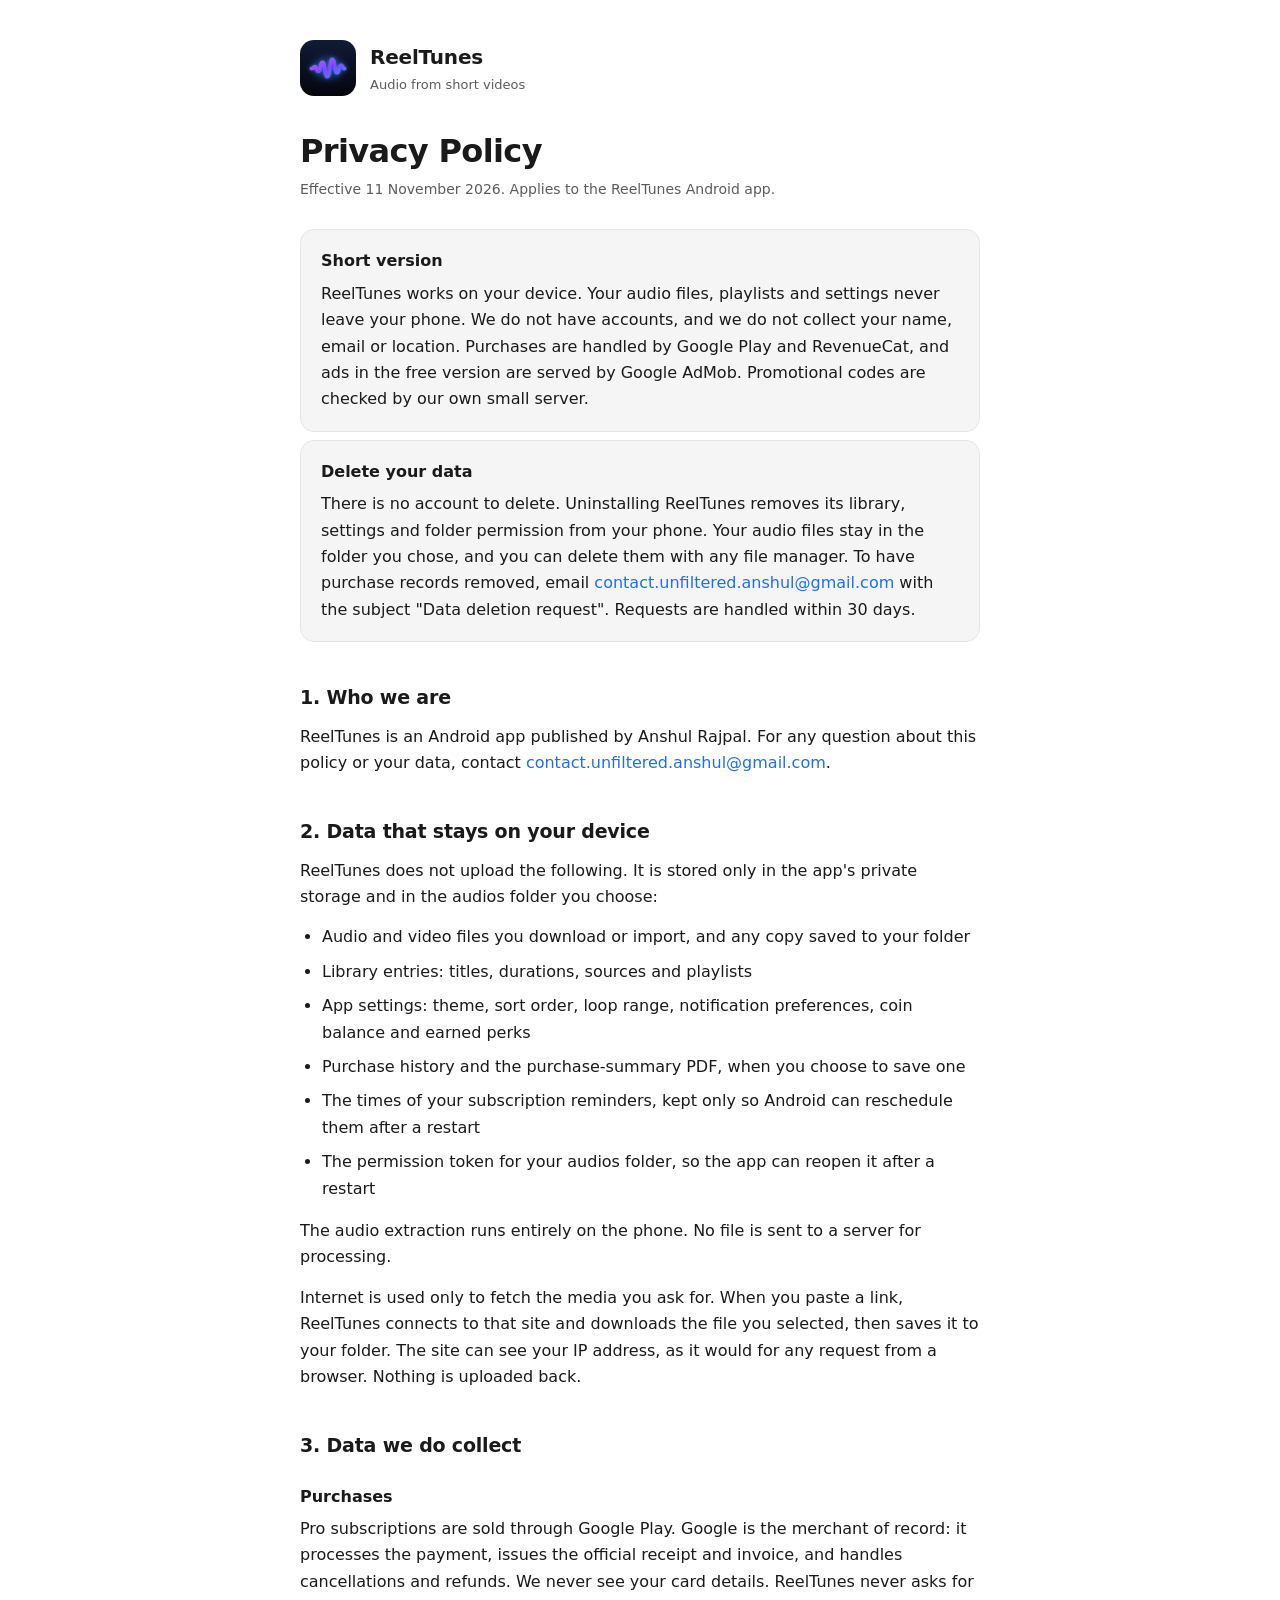
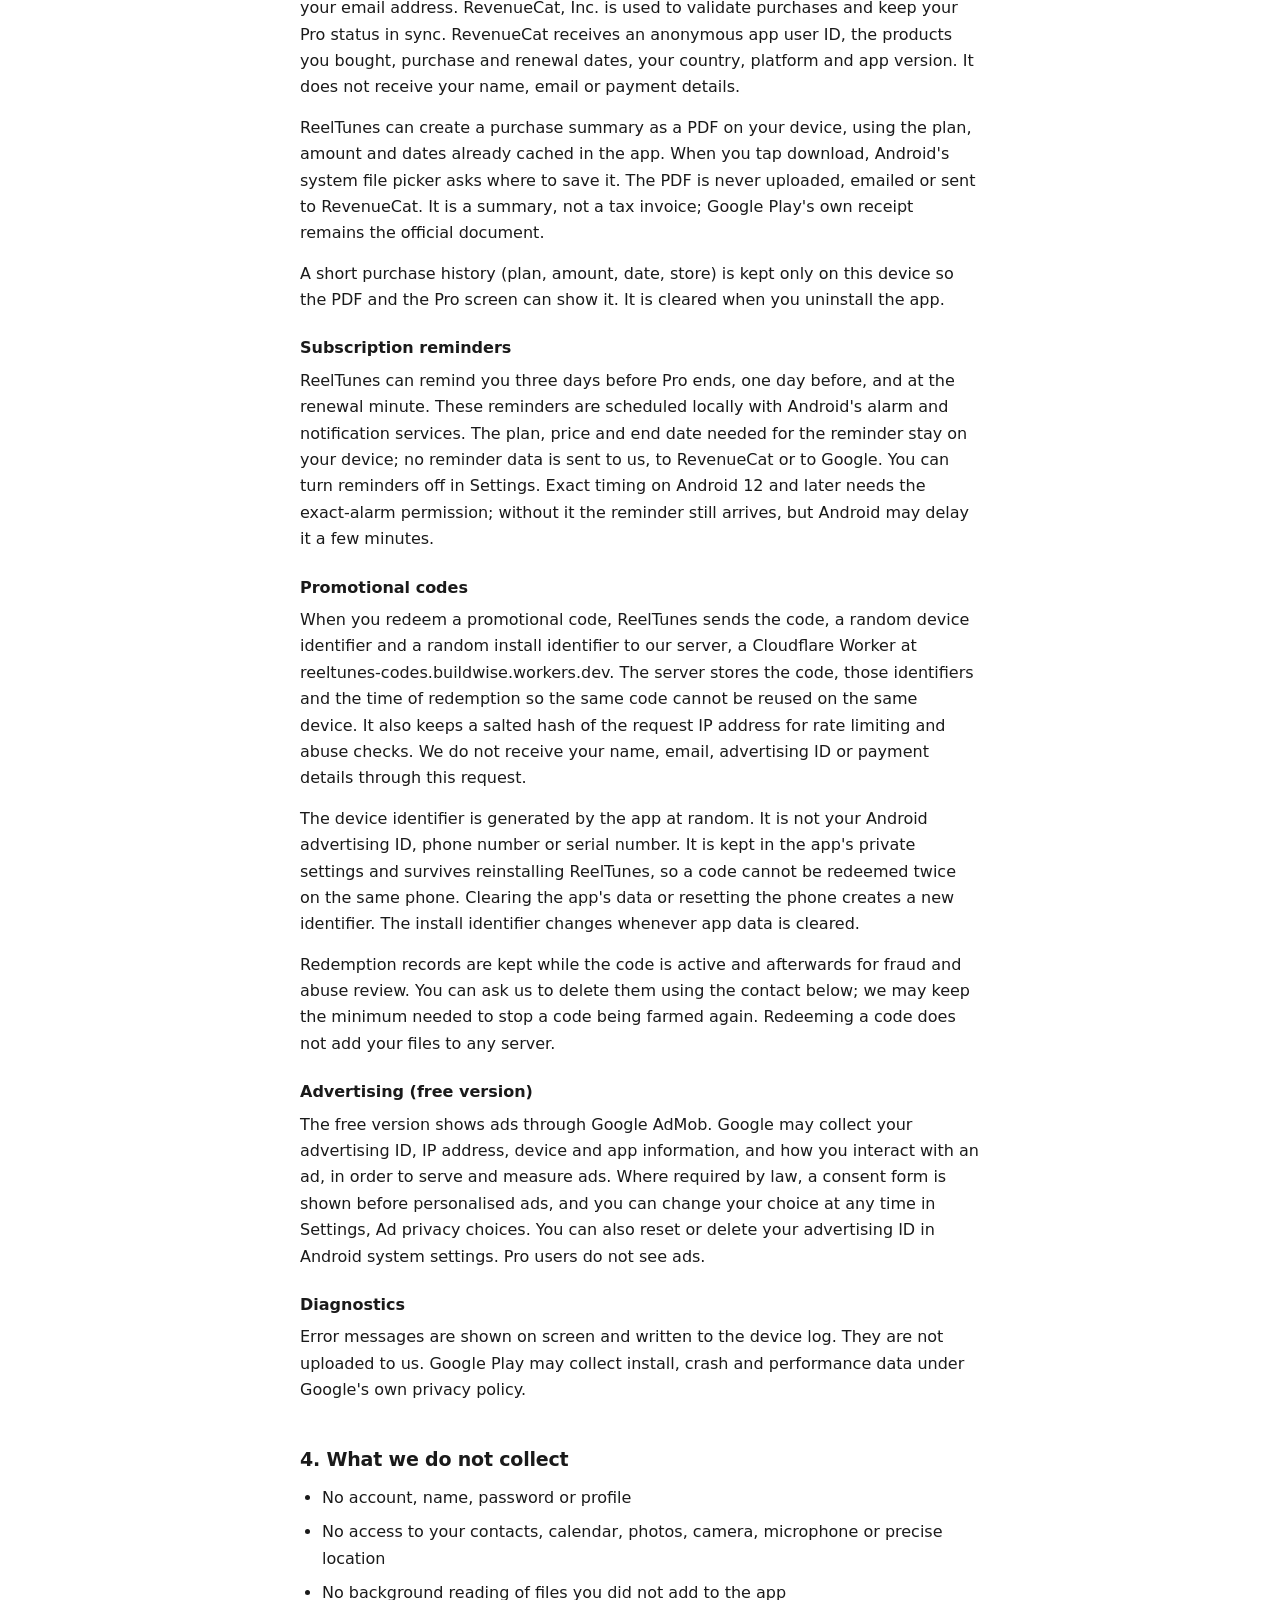
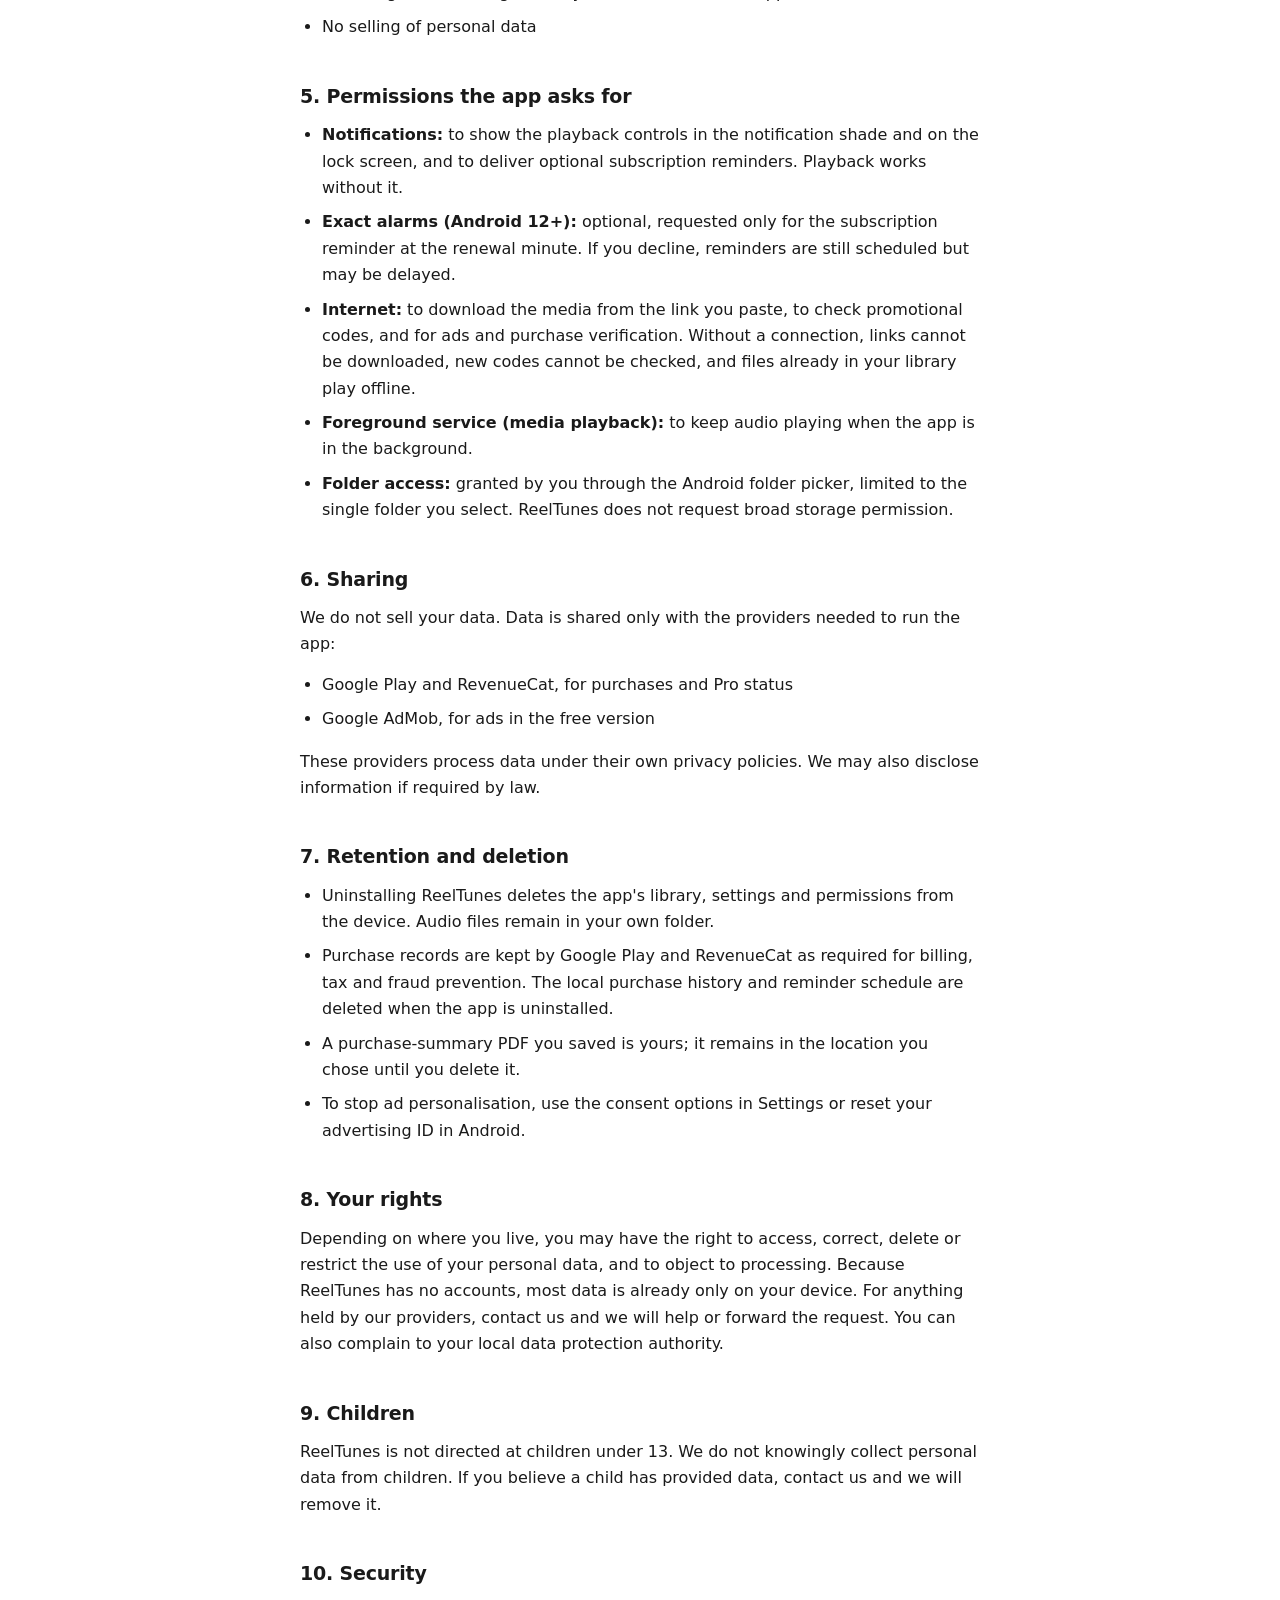
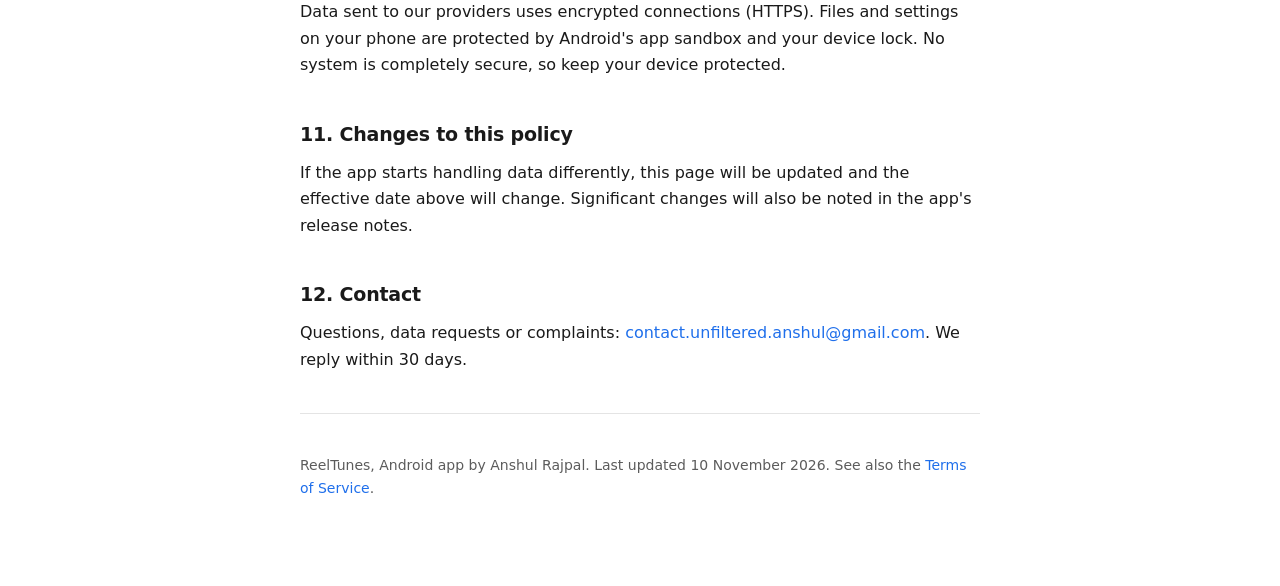
<file: privacy/index.html>
<!DOCTYPE html>
<html lang="en">
<head>
<meta charset="utf-8">
<meta name="viewport" content="width=device-width, initial-scale=1">
<title>ReelTunes Privacy Policy</title>
<meta name="description" content="How ReelTunes handles your data. Audio stays on your device.">
<meta name="theme-color" content="#0A1122">
<meta property="og:title" content="ReelTunes Privacy Policy">
<meta property="og:description" content="How ReelTunes handles your data. Audio stays on your device.">
<meta property="og:type" content="website">
<meta property="og:image" content="icon-512.png">
<link rel="icon" href="favicon.ico" sizes="any">
<link rel="icon" href="favicon-32.png" type="image/png" sizes="32x32">
<link rel="icon" href="icon-192.png" type="image/png" sizes="192x192">
<link rel="apple-touch-icon" href="apple-touch-icon-180.png">
<style>
  :root {
    --bg: #ffffff;
    --fg: #1a1a1a;
    --muted: #5c5c5c;
    --rule: #e4e4e4;
    --card: #f5f5f5;
    --accent: #1f6feb;
  }
  @media (prefers-color-scheme: dark) {
    :root {
      --bg: #111111;
      --fg: #ececec;
      --muted: #a3a3a3;
      --rule: #2b2b2b;
      --card: #1b1b1b;
      --accent: #6ea8fe;
    }
  }
  * { box-sizing: border-box; }
  html { -webkit-text-size-adjust: 100%; }
  body {
    margin: 0;
    background: var(--bg);
    color: var(--fg);
    font-family: system-ui, -apple-system, "Segoe UI", Roboto, Arial, sans-serif;
    font-size: 16px;
    line-height: 1.65;
  }
  .wrap { max-width: 720px; margin: 0 auto; padding: 40px 20px 72px; }
  header { display: flex; align-items: center; gap: 14px; margin-bottom: 36px; }
  header img { width: 56px; height: 56px; border-radius: 14px; }
  .brand { font-size: 20px; font-weight: 600; letter-spacing: -0.01em; }
  .brand span { display: block; font-size: 13px; font-weight: 400; color: var(--muted); letter-spacing: 0; }
  h1 { font-size: 32px; line-height: 1.2; letter-spacing: -0.02em; margin: 0 0 8px; }
  h2 { font-size: 19px; letter-spacing: -0.01em; margin: 40px 0 10px; }
  h3 { font-size: 16px; margin: 22px 0 6px; }
  p, li { color: var(--fg); }
  p { margin: 0 0 14px; }
  ul { margin: 0 0 16px; padding-left: 22px; }
  li { margin: 0 0 8px; }
  .meta { color: var(--muted); font-size: 14px; margin: 0 0 28px; }
  .summary {
    background: var(--card);
    border: 1px solid var(--rule);
    border-radius: 14px;
    padding: 18px 20px;
    margin: 0 0 8px;
  }
  .summary p { margin: 0; }
  .summary strong { display: block; margin-bottom: 6px; }
  hr { border: 0; border-top: 1px solid var(--rule); margin: 40px 0 0; }
  a { color: var(--accent); text-decoration: none; }
  a:hover { text-decoration: underline; }
  footer { margin-top: 40px; font-size: 14px; color: var(--muted); }
  footer p { color: var(--muted); }
</style>
</head>
<body>
<div class="wrap">

  <header>
    <img src="icon-192.png" alt="ReelTunes logo">
    <div class="brand">ReelTunes<span>Audio from short videos</span></div>
  </header>

  <h1>Privacy Policy</h1>
  <p class="meta">Effective 11 November 2026. Applies to the ReelTunes Android app.</p>

  <div class="summary">
    <p><strong>Short version</strong>
      ReelTunes works on your device. Your audio files, playlists and settings
      never leave your phone. We do not have accounts, and we do not collect
      your name, email or location. Purchases are handled by Google Play and
      RevenueCat, and ads in the free version are served by Google AdMob.
      Promotional codes are checked by our own small server.</p>
  </div>

  <div class="summary" id="delete">
    <p><strong>Delete your data</strong>
      There is no account to delete. Uninstalling ReelTunes removes its library,
      settings and folder permission from your phone. Your audio files stay in
      the folder you chose, and you can delete them with any file manager.
      To have purchase records removed, email
      <a href="mailto:contact.unfiltered.anshul@gmail.com?subject=Data%20deletion%20request">contact.unfiltered.anshul@gmail.com</a>
      with the subject "Data deletion request". Requests are handled within 30 days.</p>
  </div>

  <h2>1. Who we are</h2>
  <p>ReelTunes is an Android app published by Anshul Rajpal. For any question
    about this policy or your data, contact
    <a href="mailto:contact.unfiltered.anshul@gmail.com">contact.unfiltered.anshul@gmail.com</a>.</p>

  <h2>2. Data that stays on your device</h2>
  <p>ReelTunes does not upload the following. It is stored only in the app's
    private storage and in the audios folder you choose:</p>
  <ul>
    <li>Audio and video files you download or import, and any copy saved to your folder</li>
    <li>Library entries: titles, durations, sources and playlists</li>
    <li>App settings: theme, sort order, loop range, notification preferences, coin balance and earned perks</li>
    <li>Purchase history and the purchase-summary PDF, when you choose to save one</li>
    <li>The times of your subscription reminders, kept only so Android can reschedule them after a restart</li>
    <li>The permission token for your audios folder, so the app can reopen it after a restart</li>
  </ul>
  <p>The audio extraction runs entirely on the phone. No file is sent to a
    server for processing.</p>
  <p>Internet is used only to fetch the media you ask for. When you paste a
    link, ReelTunes connects to that site and downloads the file you selected,
    then saves it to your folder. The site can see your IP address, as it would
    for any request from a browser. Nothing is uploaded back.</p>

  <h2>3. Data we do collect</h2>

  <h3>Purchases</h3>
  <p>Pro subscriptions are sold through Google Play. Google is the merchant of
    record: it processes the payment, issues the official receipt and invoice,
    and handles cancellations and refunds. We never see your card details.
    ReelTunes never asks for your email address. RevenueCat, Inc. is used to
    validate purchases and keep your Pro status in sync. RevenueCat receives an
    anonymous app user ID, the products you bought, purchase and renewal dates,
    your country, platform and app version. It does not receive your name,
    email or payment details.</p>
  <p>ReelTunes can create a purchase summary as a PDF on your device, using the
    plan, amount and dates already cached in the app. When you tap download,
    Android's system file picker asks where to save it. The PDF is never
    uploaded, emailed or sent to RevenueCat. It is a summary, not a tax invoice;
    Google Play's own receipt remains the official document.</p>
  <p>A short purchase history (plan, amount, date, store) is kept only on this
    device so the PDF and the Pro screen can show it. It is cleared when you
    uninstall the app.</p>

  <h3>Subscription reminders</h3>
  <p>ReelTunes can remind you three days before Pro ends, one day before, and at
    the renewal minute. These reminders are scheduled locally with Android's
    alarm and notification services. The plan, price and end date needed for
    the reminder stay on your device; no reminder data is sent to us, to
    RevenueCat or to Google. You can turn reminders off in Settings. Exact
    timing on Android 12 and later needs the exact-alarm permission; without
    it the reminder still arrives, but Android may delay it a few minutes.</p>

  <h3>Promotional codes</h3>
  <p>When you redeem a promotional code, ReelTunes sends the code, a random
    device identifier and a random install identifier to our server, a
    Cloudflare Worker at reeltunes-codes.buildwise.workers.dev. The server
    stores the code, those identifiers and the time of redemption so the same
    code cannot be reused on the same device. It also keeps a salted hash of
    the request IP address for rate limiting and abuse checks. We do not receive
    your name, email, advertising ID or payment details through this request.</p>
  <p>The device identifier is generated by the app at random. It is not your
    Android advertising ID, phone number or serial number. It is kept in the
    app's private settings and survives reinstalling ReelTunes, so a code cannot
    be redeemed twice on the same phone. Clearing the app's data or resetting the
    phone creates a new identifier. The install identifier changes whenever app
    data is cleared.</p>
  <p>Redemption records are kept while the code is active and afterwards for
    fraud and abuse review. You can ask us to delete them using the contact
    below; we may keep the minimum needed to stop a code being farmed again.
    Redeeming a code does not add your files to any server.</p>

  <h3>Advertising (free version)</h3>
  <p>The free version shows ads through Google AdMob. Google may collect your
    advertising ID, IP address, device and app information, and how you
    interact with an ad, in order to serve and measure ads. Where required by
    law, a consent form is shown before personalised ads, and you can change
    your choice at any time in Settings, Ad privacy choices. You can also reset
    or delete your advertising ID in Android system settings. Pro users do not
    see ads.</p>

  <h3>Diagnostics</h3>
  <p>Error messages are shown on screen and written to the device log. They are
    not uploaded to us. Google Play may collect install, crash and performance
    data under Google's own privacy policy.</p>

  <h2>4. What we do not collect</h2>
  <ul>
    <li>No account, name, password or profile</li>
    <li>No access to your contacts, calendar, photos, camera, microphone or precise location</li>
    <li>No background reading of files you did not add to the app</li>
    <li>No selling of personal data</li>
  </ul>

  <h2>5. Permissions the app asks for</h2>
  <ul>
    <li><strong>Notifications:</strong> to show the playback controls in the notification shade and on the lock screen, and to deliver optional subscription reminders. Playback works without it.</li>
    <li><strong>Exact alarms (Android 12+):</strong> optional, requested only for the subscription reminder at the renewal minute. If you decline, reminders are still scheduled but may be delayed.</li>
    <li><strong>Internet:</strong> to download the media from the link you paste, to check promotional codes, and for ads and purchase verification. Without a connection, links cannot be downloaded, new codes cannot be checked, and files already in your library play offline.</li>
    <li><strong>Foreground service (media playback):</strong> to keep audio playing when the app is in the background.</li>
    <li><strong>Folder access:</strong> granted by you through the Android folder picker, limited to the single folder you select. ReelTunes does not request broad storage permission.</li>
  </ul>

  <h2>6. Sharing</h2>
  <p>We do not sell your data. Data is shared only with the providers needed to
    run the app:</p>
  <ul>
    <li>Google Play and RevenueCat, for purchases and Pro status</li>
    <li>Google AdMob, for ads in the free version</li>
  </ul>
  <p>These providers process data under their own privacy policies. We may also
    disclose information if required by law.</p>

  <h2>7. Retention and deletion</h2>
  <ul>
    <li>Uninstalling ReelTunes deletes the app's library, settings and permissions from the device. Audio files remain in your own folder.</li>
    <li>Purchase records are kept by Google Play and RevenueCat as required for billing, tax and fraud prevention. The local purchase history and reminder schedule are deleted when the app is uninstalled.</li>
    <li>A purchase-summary PDF you saved is yours; it remains in the location you chose until you delete it.</li>
    <li>To stop ad personalisation, use the consent options in Settings or reset your advertising ID in Android.</li>
  </ul>

  <h2>8. Your rights</h2>
  <p>Depending on where you live, you may have the right to access, correct,
    delete or restrict the use of your personal data, and to object to
    processing. Because ReelTunes has no accounts, most data is already only on
    your device. For anything held by our providers, contact us and we will
    help or forward the request. You can also complain to your local data
    protection authority.</p>

  <h2>9. Children</h2>
  <p>ReelTunes is not directed at children under 13. We do not knowingly
    collect personal data from children. If you believe a child has provided
    data, contact us and we will remove it.</p>

  <h2>10. Security</h2>
  <p>Data sent to our providers uses encrypted connections (HTTPS). Files and
    settings on your phone are protected by Android's app sandbox and your
    device lock. No system is completely secure, so keep your device protected.</p>

  <h2>11. Changes to this policy</h2>
  <p>If the app starts handling data differently, this page will be updated and
    the effective date above will change. Significant changes will also be
    noted in the app's release notes.</p>

  <h2>12. Contact</h2>
  <p>Questions, data requests or complaints:
    <a href="mailto:contact.unfiltered.anshul@gmail.com">contact.unfiltered.anshul@gmail.com</a>.
    We reply within 30 days.</p>

  <hr>
  <footer>
    <p>ReelTunes, Android app by Anshul Rajpal. Last updated 10 November 2026.
      See also the <a href="/terms">Terms of Service</a>.</p>
  </footer>

</div>
</body>
</html>
</file>
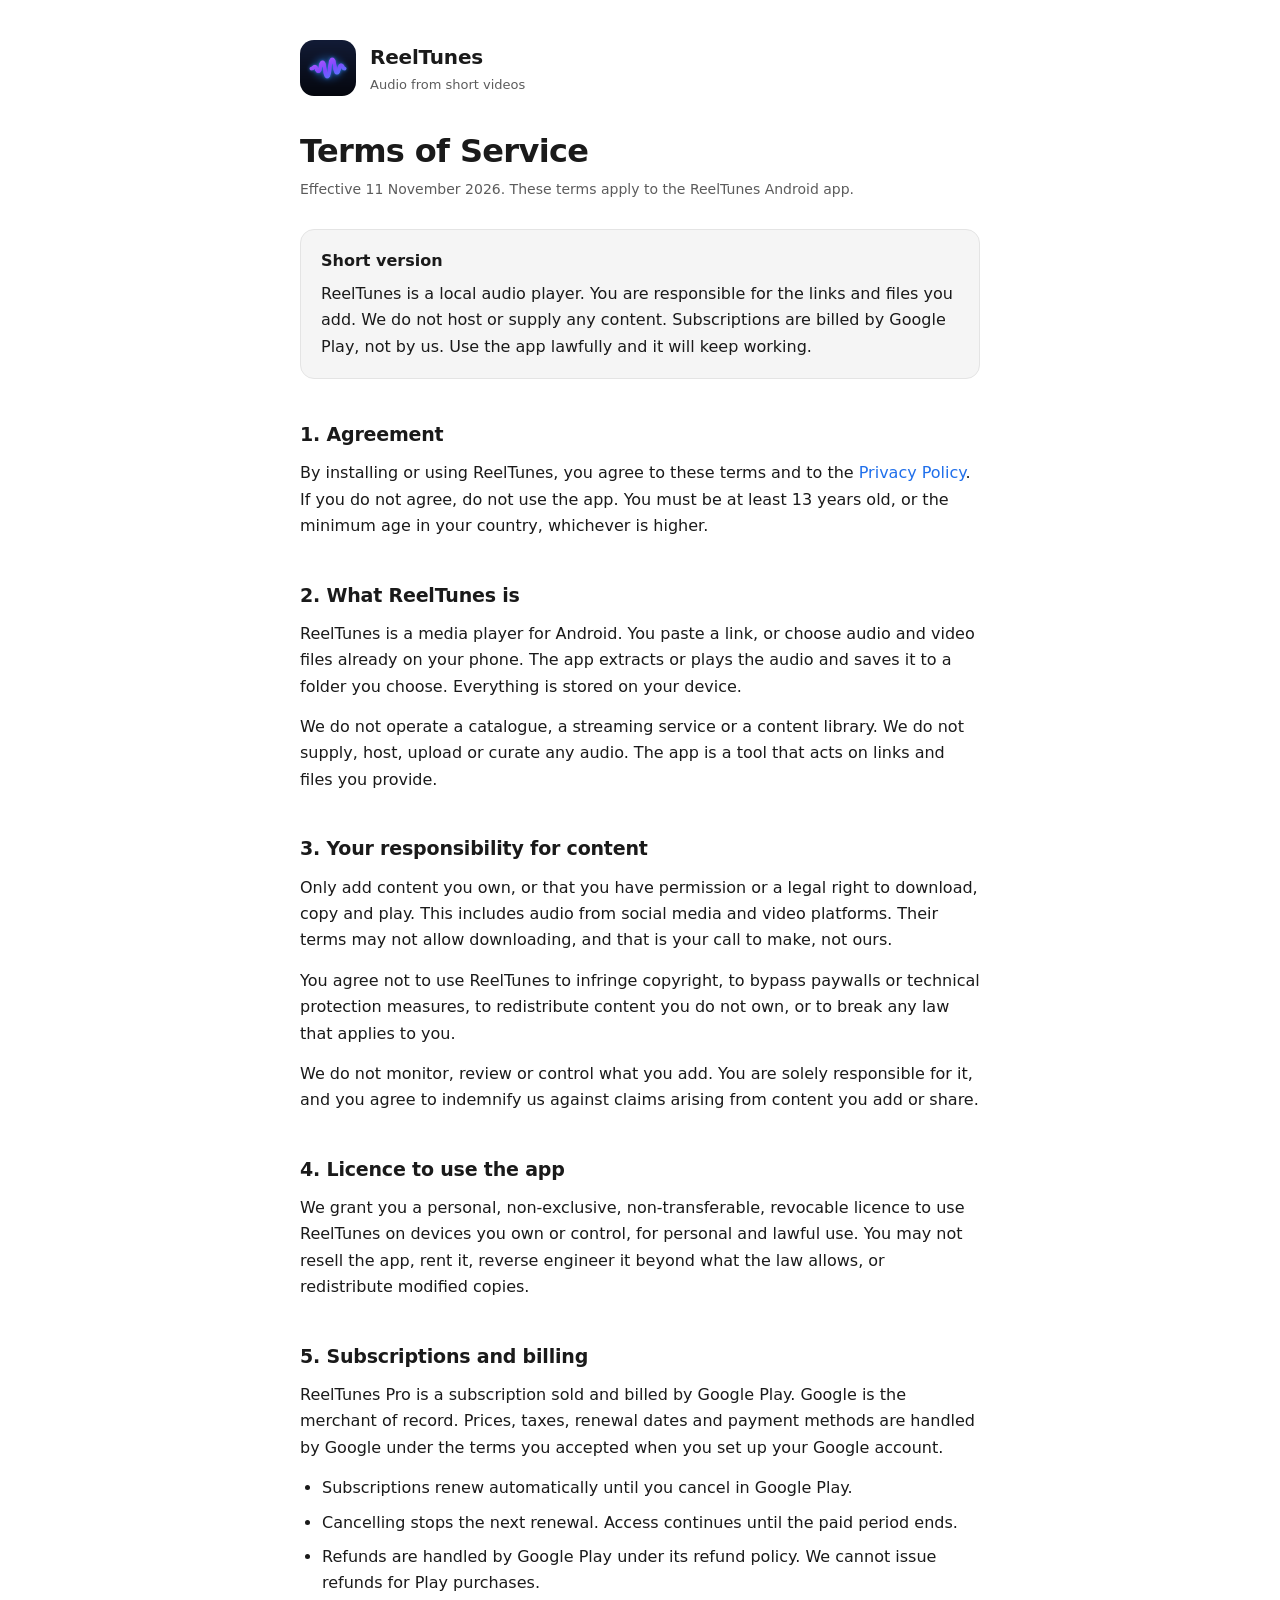
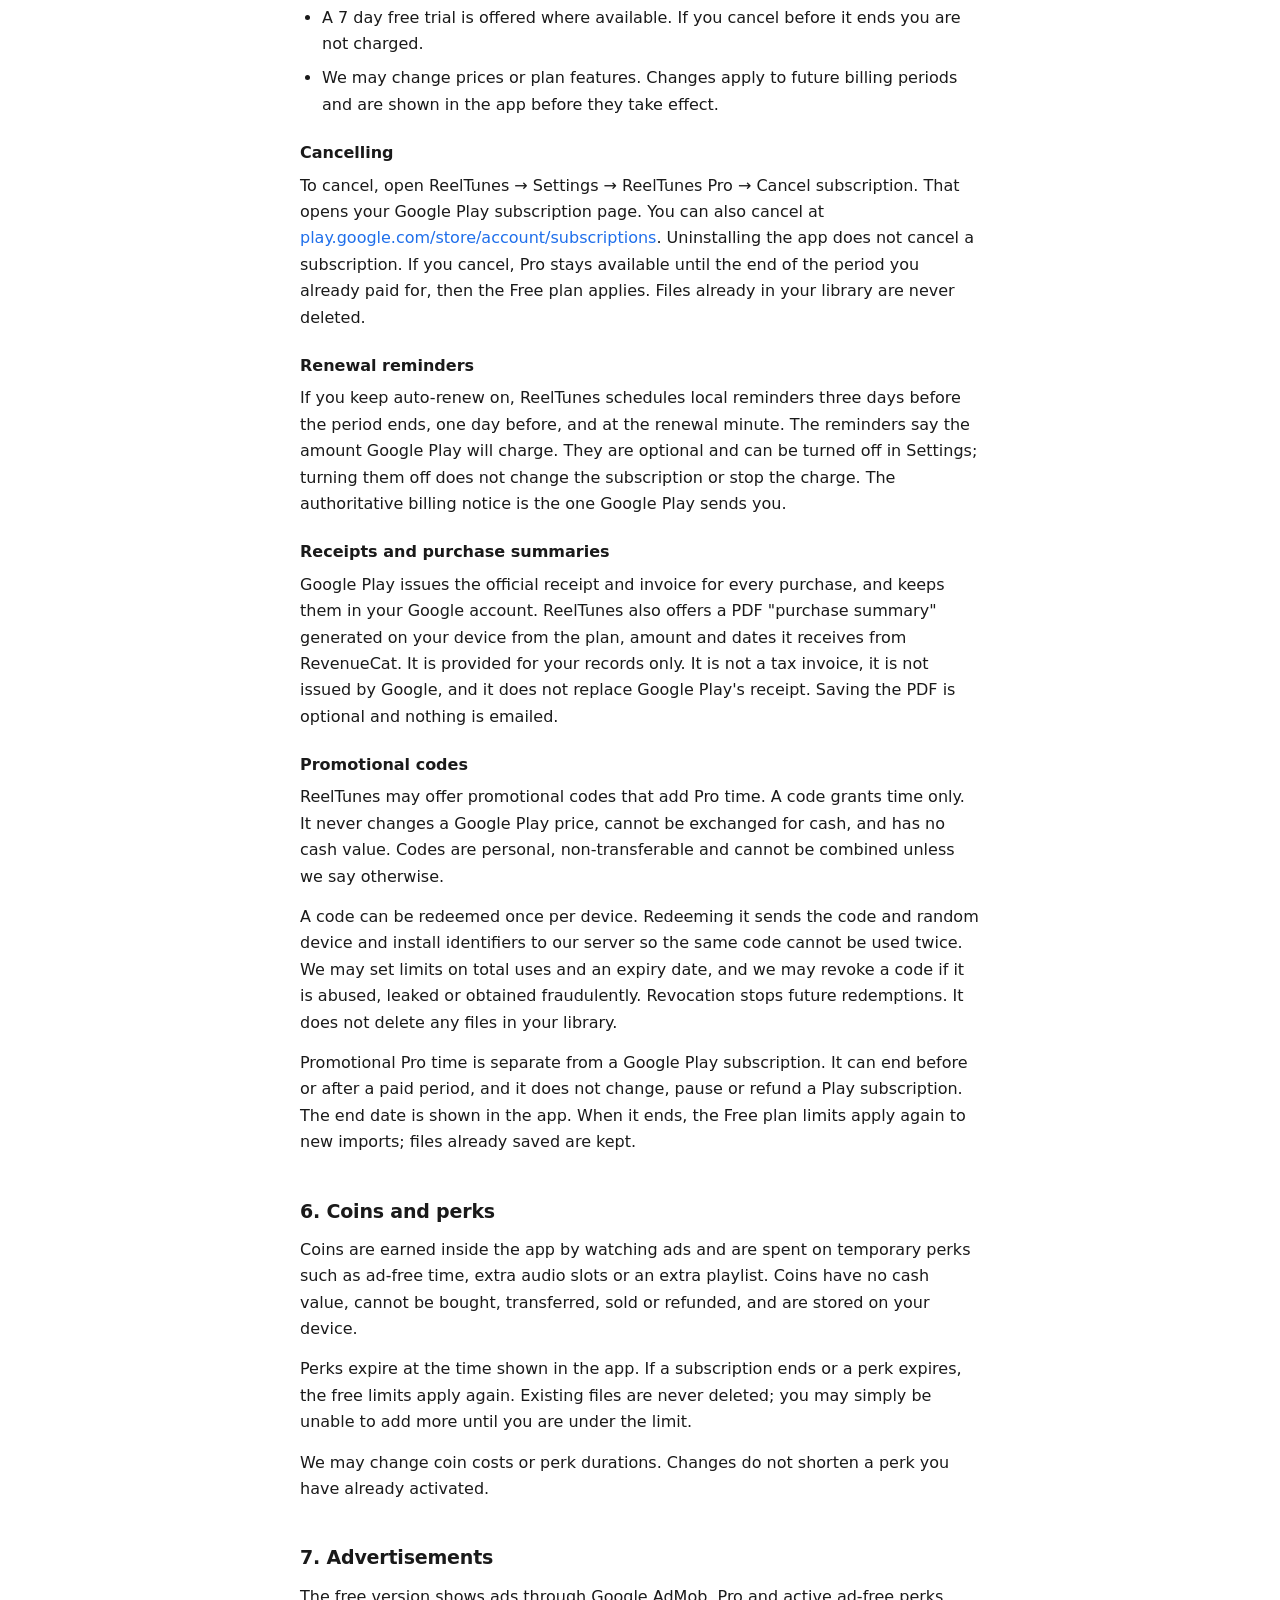
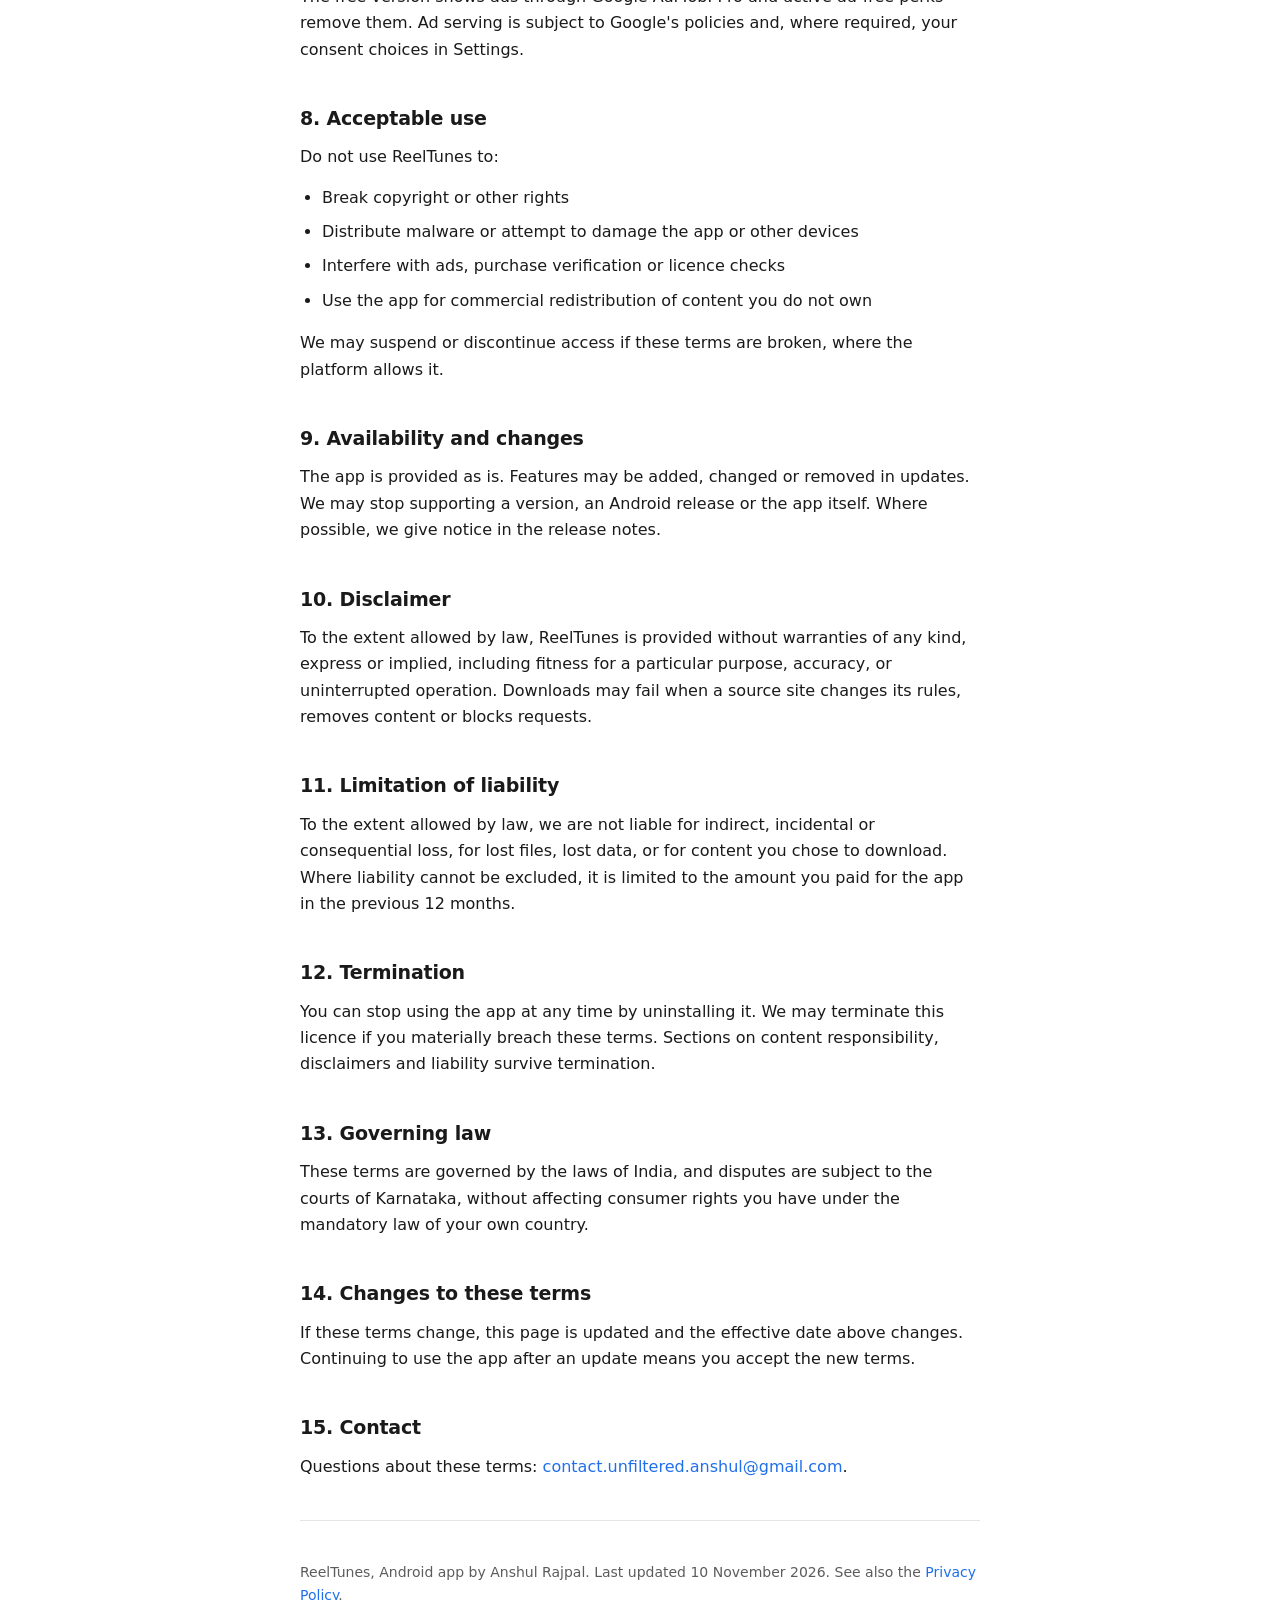
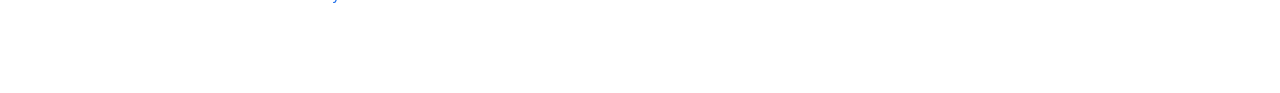
<file: privacy/terms.html>
<!DOCTYPE html>
<html lang="en">
<head>
<meta charset="utf-8">
<meta name="viewport" content="width=device-width, initial-scale=1">
<title>ReelTunes Terms of Service</title>
<meta name="description" content="The terms that apply when you use ReelTunes.">
<meta name="theme-color" content="#0A1122">
<meta property="og:title" content="ReelTunes Terms of Service">
<meta property="og:description" content="The terms that apply when you use ReelTunes.">
<meta property="og:type" content="website">
<meta property="og:image" content="icon-512.png">
<link rel="icon" href="favicon.ico" sizes="any">
<link rel="icon" href="favicon-32.png" type="image/png" sizes="32x32">
<link rel="icon" href="icon-192.png" type="image/png" sizes="192x192">
<link rel="apple-touch-icon" href="apple-touch-icon-180.png">
<style>
  :root {
    --bg: #ffffff;
    --fg: #1a1a1a;
    --muted: #5c5c5c;
    --rule: #e4e4e4;
    --card: #f5f5f5;
    --accent: #1f6feb;
  }
  @media (prefers-color-scheme: dark) {
    :root {
      --bg: #111111;
      --fg: #ececec;
      --muted: #a3a3a3;
      --rule: #2b2b2b;
      --card: #1b1b1b;
      --accent: #6ea8fe;
    }
  }
  * { box-sizing: border-box; }
  html { -webkit-text-size-adjust: 100%; }
  body {
    margin: 0;
    background: var(--bg);
    color: var(--fg);
    font-family: system-ui, -apple-system, "Segoe UI", Roboto, Arial, sans-serif;
    font-size: 16px;
    line-height: 1.65;
  }
  .wrap { max-width: 720px; margin: 0 auto; padding: 40px 20px 72px; }
  header { display: flex; align-items: center; gap: 14px; margin-bottom: 36px; }
  header img { width: 56px; height: 56px; border-radius: 14px; }
  .brand { font-size: 20px; font-weight: 600; letter-spacing: -0.01em; }
  .brand span { display: block; font-size: 13px; font-weight: 400; color: var(--muted); letter-spacing: 0; }
  h1 { font-size: 32px; line-height: 1.2; letter-spacing: -0.02em; margin: 0 0 8px; }
  h2 { font-size: 19px; letter-spacing: -0.01em; margin: 40px 0 10px; }
  h3 { font-size: 16px; margin: 22px 0 6px; }
  p { margin: 0 0 14px; }
  ul { margin: 0 0 16px; padding-left: 22px; }
  li { margin: 0 0 8px; }
  .meta { color: var(--muted); font-size: 14px; margin: 0 0 28px; }
  .summary {
    background: var(--card);
    border: 1px solid var(--rule);
    border-radius: 14px;
    padding: 18px 20px;
    margin: 0 0 8px;
  }
  .summary p { margin: 0; }
  .summary strong { display: block; margin-bottom: 6px; }
  hr { border: 0; border-top: 1px solid var(--rule); margin: 40px 0 0; }
  a { color: var(--accent); text-decoration: none; }
  a:hover { text-decoration: underline; }
  footer { margin-top: 40px; font-size: 14px; color: var(--muted); }
  footer p { color: var(--muted); }
</style>
</head>
<body>
<div class="wrap">

  <header>
    <img src="icon-192.png" alt="ReelTunes logo">
    <div class="brand">ReelTunes<span>Audio from short videos</span></div>
  </header>

  <h1>Terms of Service</h1>
  <p class="meta">Effective 11 November 2026. These terms apply to the ReelTunes Android app.</p>

  <div class="summary">
    <p><strong>Short version</strong>
      ReelTunes is a local audio player. You are responsible for the links and files
      you add. We do not host or supply any content. Subscriptions are billed by
      Google Play, not by us. Use the app lawfully and it will keep working.</p>
  </div>

  <h2>1. Agreement</h2>
  <p>By installing or using ReelTunes, you agree to these terms and to the
    <a href="/">Privacy Policy</a>. If you do not agree, do not use the app.
    You must be at least 13 years old, or the minimum age in your country,
    whichever is higher.</p>

  <h2>2. What ReelTunes is</h2>
  <p>ReelTunes is a media player for Android. You paste a link, or choose audio
    and video files already on your phone. The app extracts or plays the audio
    and saves it to a folder you choose. Everything is stored on your device.</p>
  <p>We do not operate a catalogue, a streaming service or a content library. We
    do not supply, host, upload or curate any audio. The app is a tool that acts
    on links and files you provide.</p>

  <h2>3. Your responsibility for content</h2>
  <p>Only add content you own, or that you have permission or a legal right to
    download, copy and play. This includes audio from social media and video
    platforms. Their terms may not allow downloading, and that is your call to
    make, not ours.</p>
  <p>You agree not to use ReelTunes to infringe copyright, to bypass paywalls or
    technical protection measures, to redistribute content you do not own, or to
    break any law that applies to you.</p>
  <p>We do not monitor, review or control what you add. You are solely
    responsible for it, and you agree to indemnify us against claims arising
    from content you add or share.</p>

  <h2>4. Licence to use the app</h2>
  <p>We grant you a personal, non-exclusive, non-transferable, revocable licence
    to use ReelTunes on devices you own or control, for personal and lawful use.
    You may not resell the app, rent it, reverse engineer it beyond what the law
    allows, or redistribute modified copies.</p>

  <h2>5. Subscriptions and billing</h2>
  <p>ReelTunes Pro is a subscription sold and billed by Google Play. Google is
    the merchant of record. Prices, taxes, renewal dates and payment methods are
    handled by Google under the terms you accepted when you set up your Google
    account.</p>
  <ul>
    <li>Subscriptions renew automatically until you cancel in Google Play.</li>
    <li>Cancelling stops the next renewal. Access continues until the paid period ends.</li>
    <li>Refunds are handled by Google Play under its refund policy. We cannot issue refunds for Play purchases.</li>
    <li>A 7 day free trial is offered where available. If you cancel before it ends you are not charged.</li>
    <li>We may change prices or plan features. Changes apply to future billing periods and are shown in the app before they take effect.</li>
  </ul>

  <h3>Cancelling</h3>
  <p>To cancel, open ReelTunes → Settings → ReelTunes Pro → Cancel subscription.
    That opens your Google Play subscription page. You can also cancel at
    <a href="https://play.google.com/store/account/subscriptions">play.google.com/store/account/subscriptions</a>.
    Uninstalling the app does not cancel a subscription. If you cancel, Pro
    stays available until the end of the period you already paid for, then the
    Free plan applies. Files already in your library are never deleted.</p>

  <h3>Renewal reminders</h3>
  <p>If you keep auto-renew on, ReelTunes schedules local reminders three days
    before the period ends, one day before, and at the renewal minute. The
    reminders say the amount Google Play will charge. They are optional and can
    be turned off in Settings; turning them off does not change the
    subscription or stop the charge. The authoritative billing notice is the
    one Google Play sends you.</p>

  <h3>Receipts and purchase summaries</h3>
  <p>Google Play issues the official receipt and invoice for every purchase, and
    keeps them in your Google account. ReelTunes also offers a PDF "purchase
    summary" generated on your device from the plan, amount and dates it
    receives from RevenueCat. It is provided for your records only. It is not a
    tax invoice, it is not issued by Google, and it does not replace Google
    Play's receipt. Saving the PDF is optional and nothing is emailed.</p>

  <h3>Promotional codes</h3>
  <p>ReelTunes may offer promotional codes that add Pro time. A code grants
    time only. It never changes a Google Play price, cannot be exchanged for
    cash, and has no cash value. Codes are personal, non-transferable and cannot
    be combined unless we say otherwise.</p>
  <p>A code can be redeemed once per device. Redeeming it sends the code and
    random device and install identifiers to our server so the same code cannot
    be used twice. We may set limits on total uses and an expiry date, and we
    may revoke a code if it is abused, leaked or obtained fraudulently.
    Revocation stops future redemptions. It does not delete any files in your
    library.</p>
  <p>Promotional Pro time is separate from a Google Play subscription. It can
    end before or after a paid period, and it does not change, pause or refund
    a Play subscription. The end date is shown in the app. When it ends, the
    Free plan limits apply again to new imports; files already saved are kept.</p>

  <h2>6. Coins and perks</h2>
  <p>Coins are earned inside the app by watching ads and are spent on temporary
    perks such as ad-free time, extra audio slots or an extra playlist. Coins
    have no cash value, cannot be bought, transferred, sold or refunded, and are
    stored on your device.</p>
  <p>Perks expire at the time shown in the app. If a subscription ends or a perk
    expires, the free limits apply again. Existing files are never deleted; you
    may simply be unable to add more until you are under the limit.</p>
  <p>We may change coin costs or perk durations. Changes do not shorten a perk
    you have already activated.</p>

  <h2>7. Advertisements</h2>
  <p>The free version shows ads through Google AdMob. Pro and active ad-free
    perks remove them. Ad serving is subject to Google's policies and, where
    required, your consent choices in Settings.</p>

  <h2>8. Acceptable use</h2>
  <p>Do not use ReelTunes to:</p>
  <ul>
    <li>Break copyright or other rights</li>
    <li>Distribute malware or attempt to damage the app or other devices</li>
    <li>Interfere with ads, purchase verification or licence checks</li>
    <li>Use the app for commercial redistribution of content you do not own</li>
  </ul>
  <p>We may suspend or discontinue access if these terms are broken, where the
    platform allows it.</p>

  <h2>9. Availability and changes</h2>
  <p>The app is provided as is. Features may be added, changed or removed in
    updates. We may stop supporting a version, an Android release or the app
    itself. Where possible, we give notice in the release notes.</p>

  <h2>10. Disclaimer</h2>
  <p>To the extent allowed by law, ReelTunes is provided without warranties of
    any kind, express or implied, including fitness for a particular purpose,
    accuracy, or uninterrupted operation. Downloads may fail when a source site
    changes its rules, removes content or blocks requests.</p>

  <h2>11. Limitation of liability</h2>
  <p>To the extent allowed by law, we are not liable for indirect, incidental or
    consequential loss, for lost files, lost data, or for content you chose to
    download. Where liability cannot be excluded, it is limited to the amount
    you paid for the app in the previous 12 months.</p>

  <h2>12. Termination</h2>
  <p>You can stop using the app at any time by uninstalling it. We may terminate
    this licence if you materially breach these terms. Sections on content
    responsibility, disclaimers and liability survive termination.</p>

  <h2>13. Governing law</h2>
  <p>These terms are governed by the laws of India, and disputes are subject to
    the courts of Karnataka, without affecting consumer rights you have under
    the mandatory law of your own country.</p>

  <h2>14. Changes to these terms</h2>
  <p>If these terms change, this page is updated and the effective date above
    changes. Continuing to use the app after an update means you accept the new
    terms.</p>

  <h2>15. Contact</h2>
  <p>Questions about these terms:
    <a href="mailto:contact.unfiltered.anshul@gmail.com">contact.unfiltered.anshul@gmail.com</a>.</p>

  <hr>
  <footer>
    <p>ReelTunes, Android app by Anshul Rajpal. Last updated 10 November 2026.
      See also the <a href="/">Privacy Policy</a>.</p>
  </footer>

</div>
</body>
</html>
</file>
